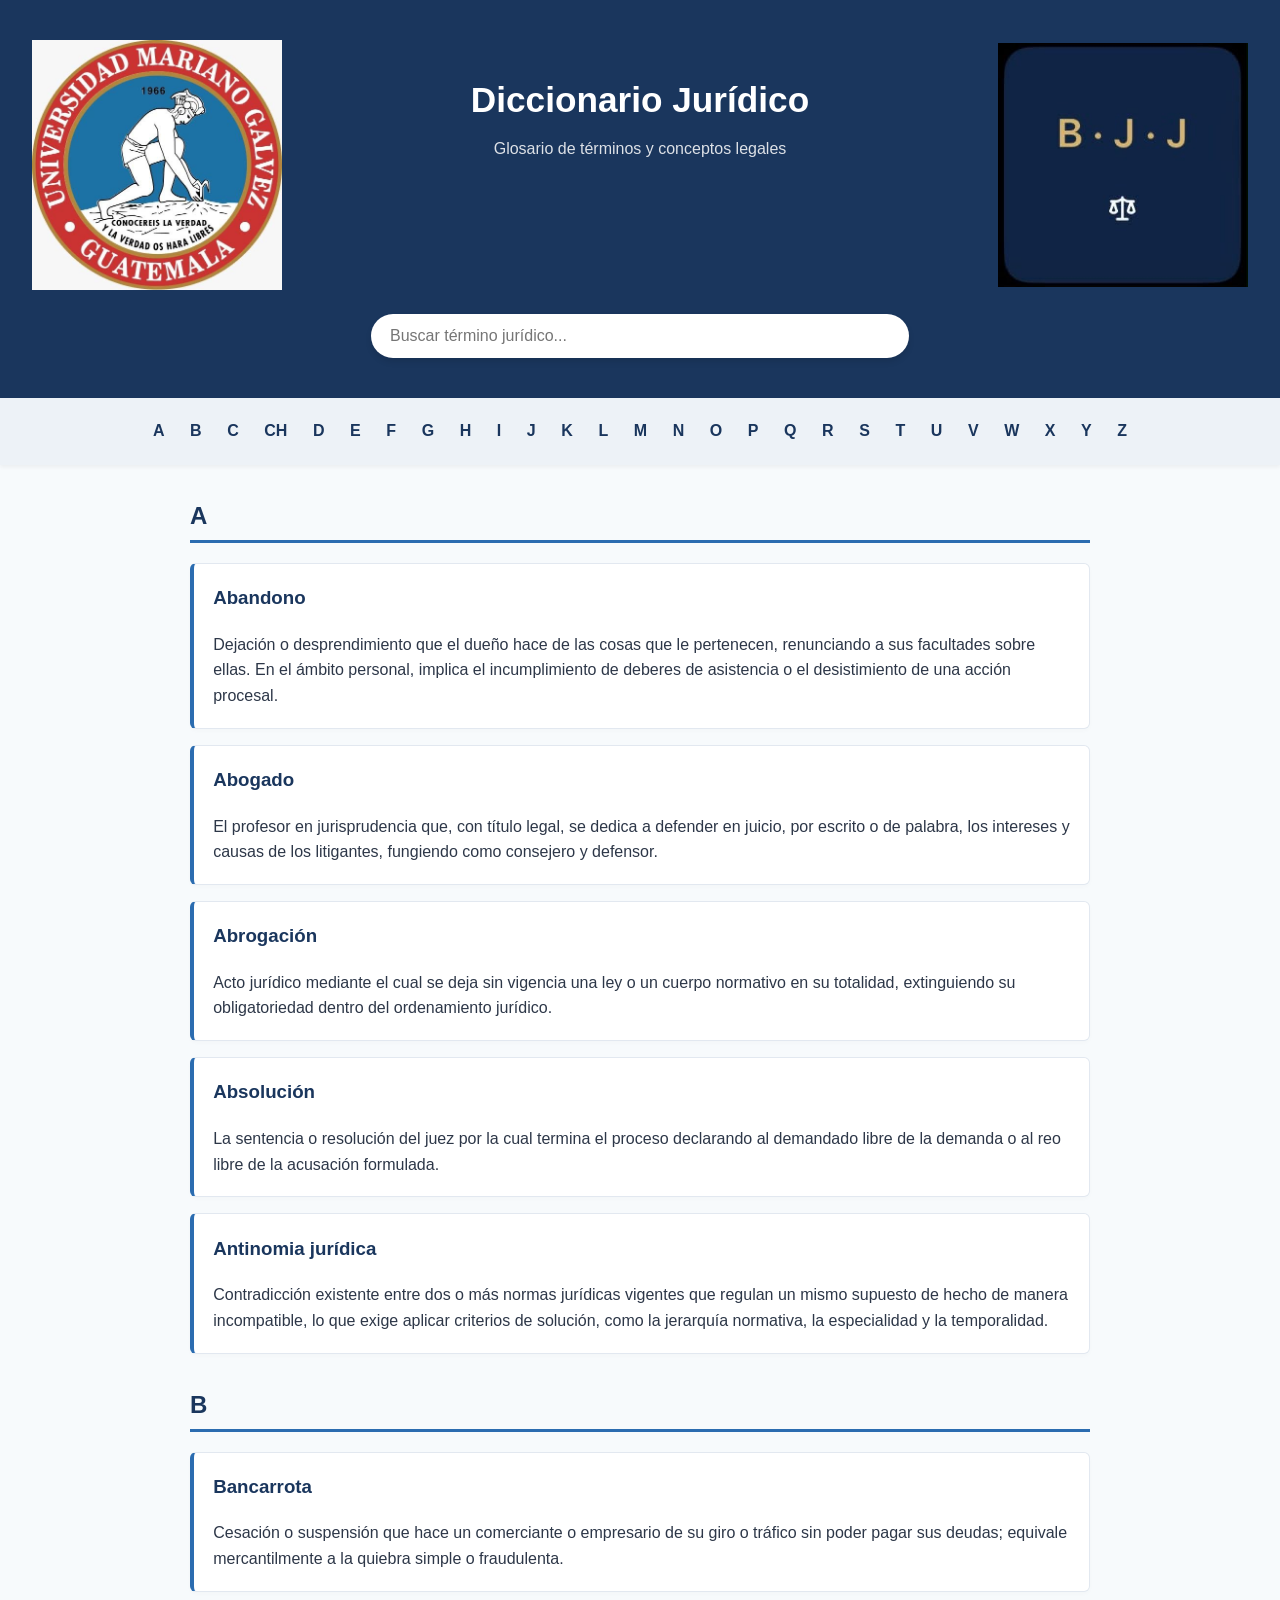
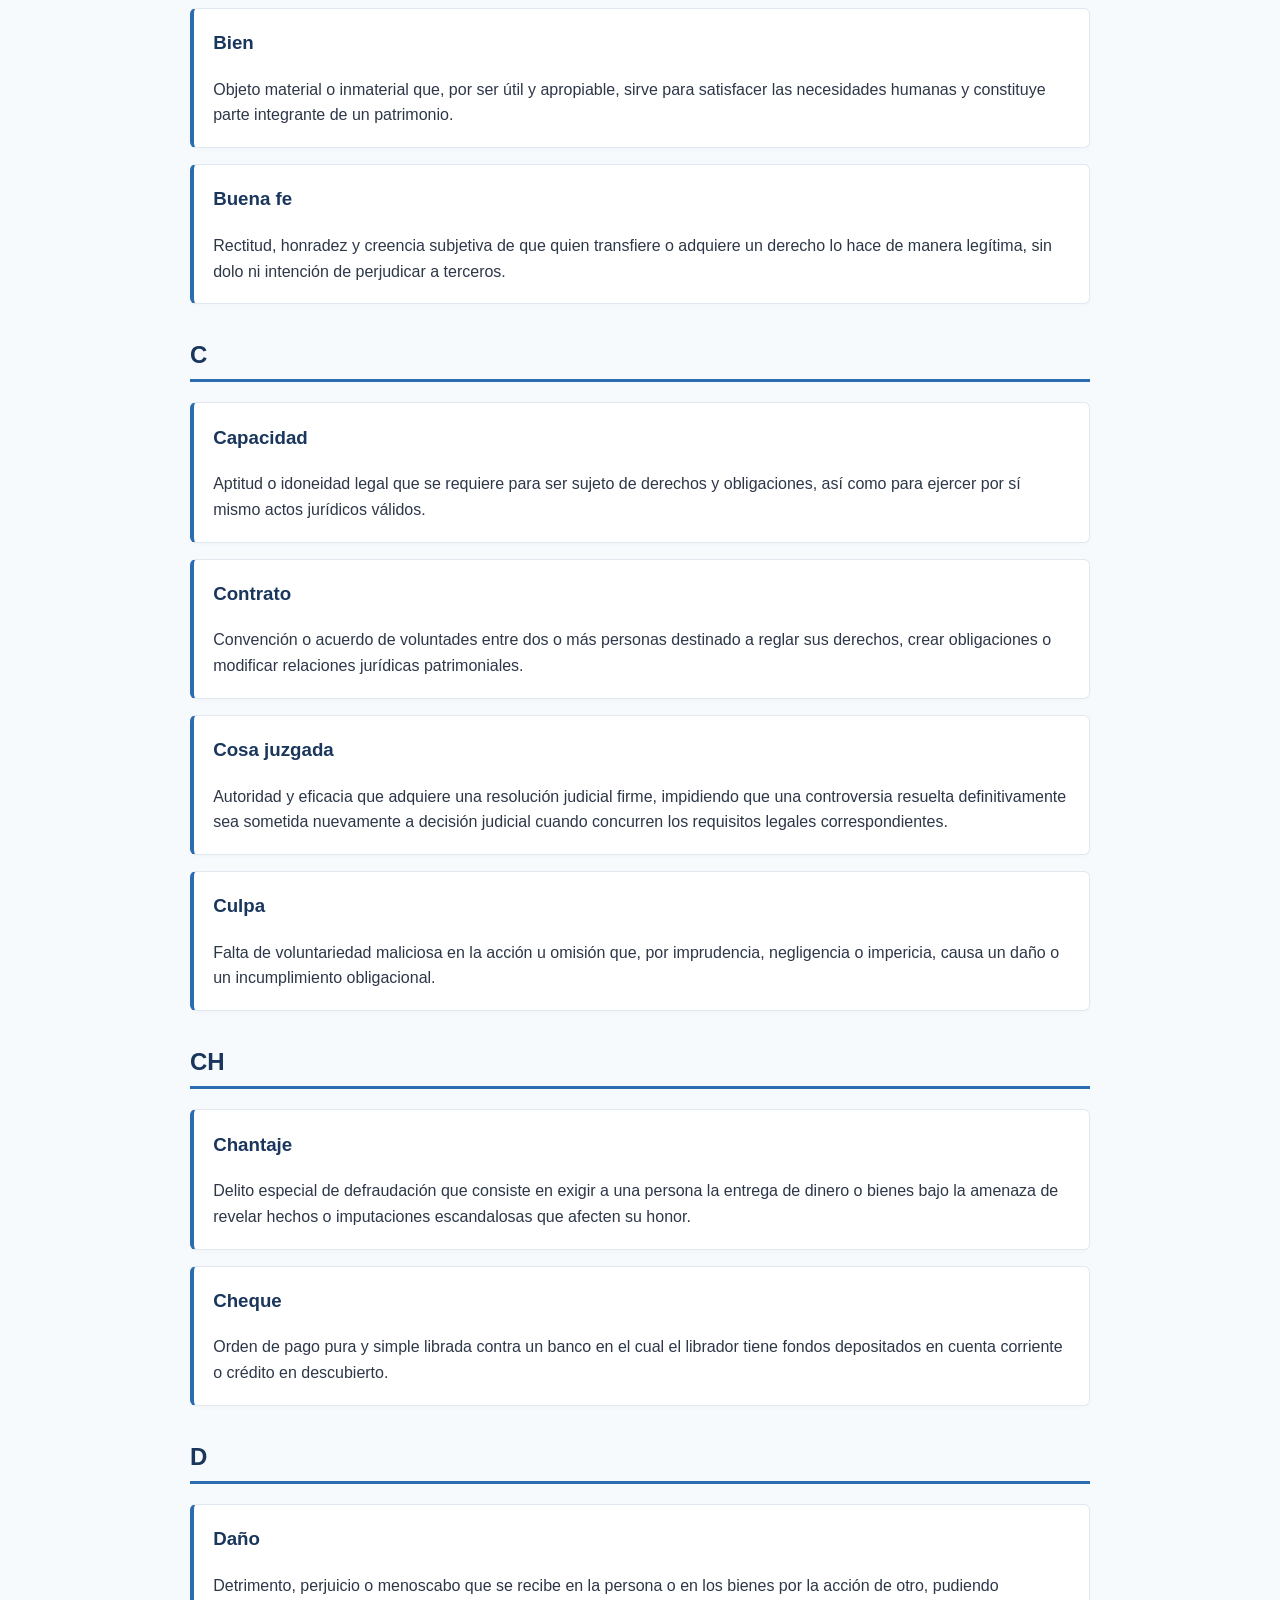
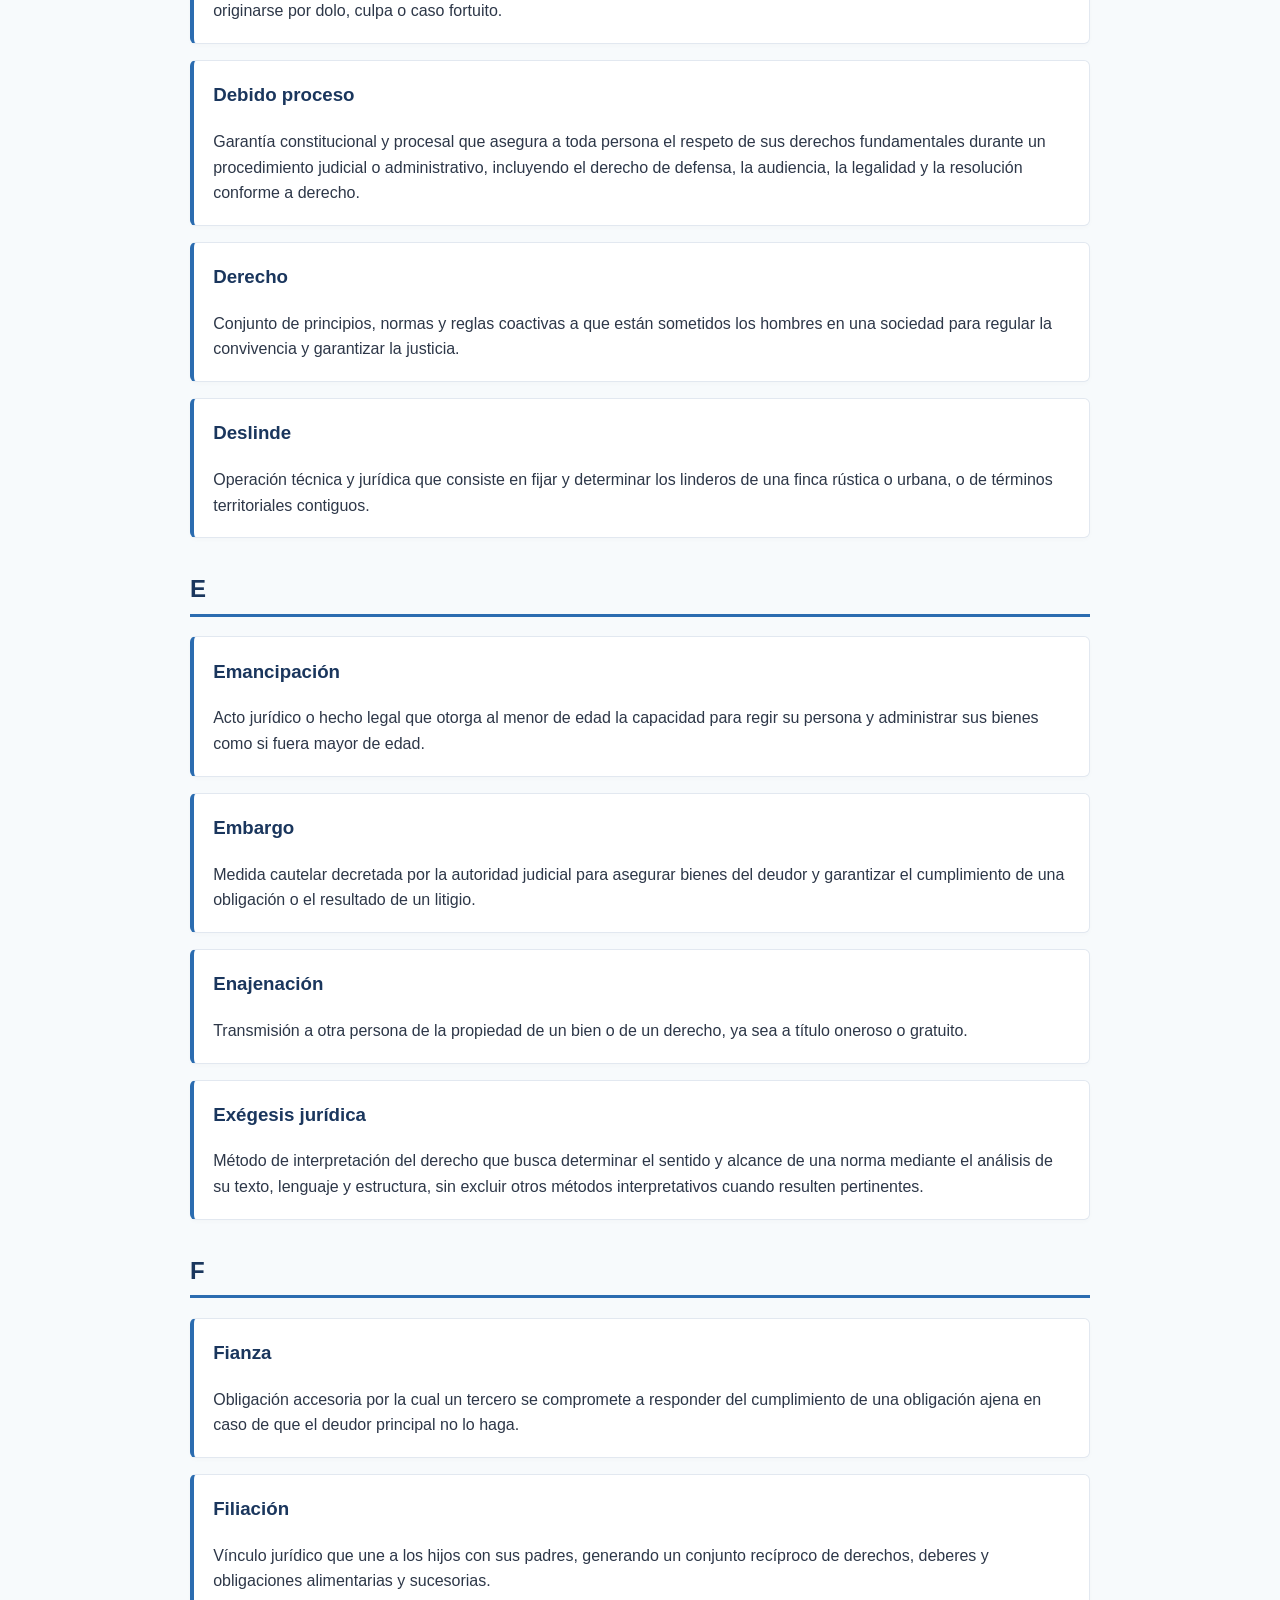
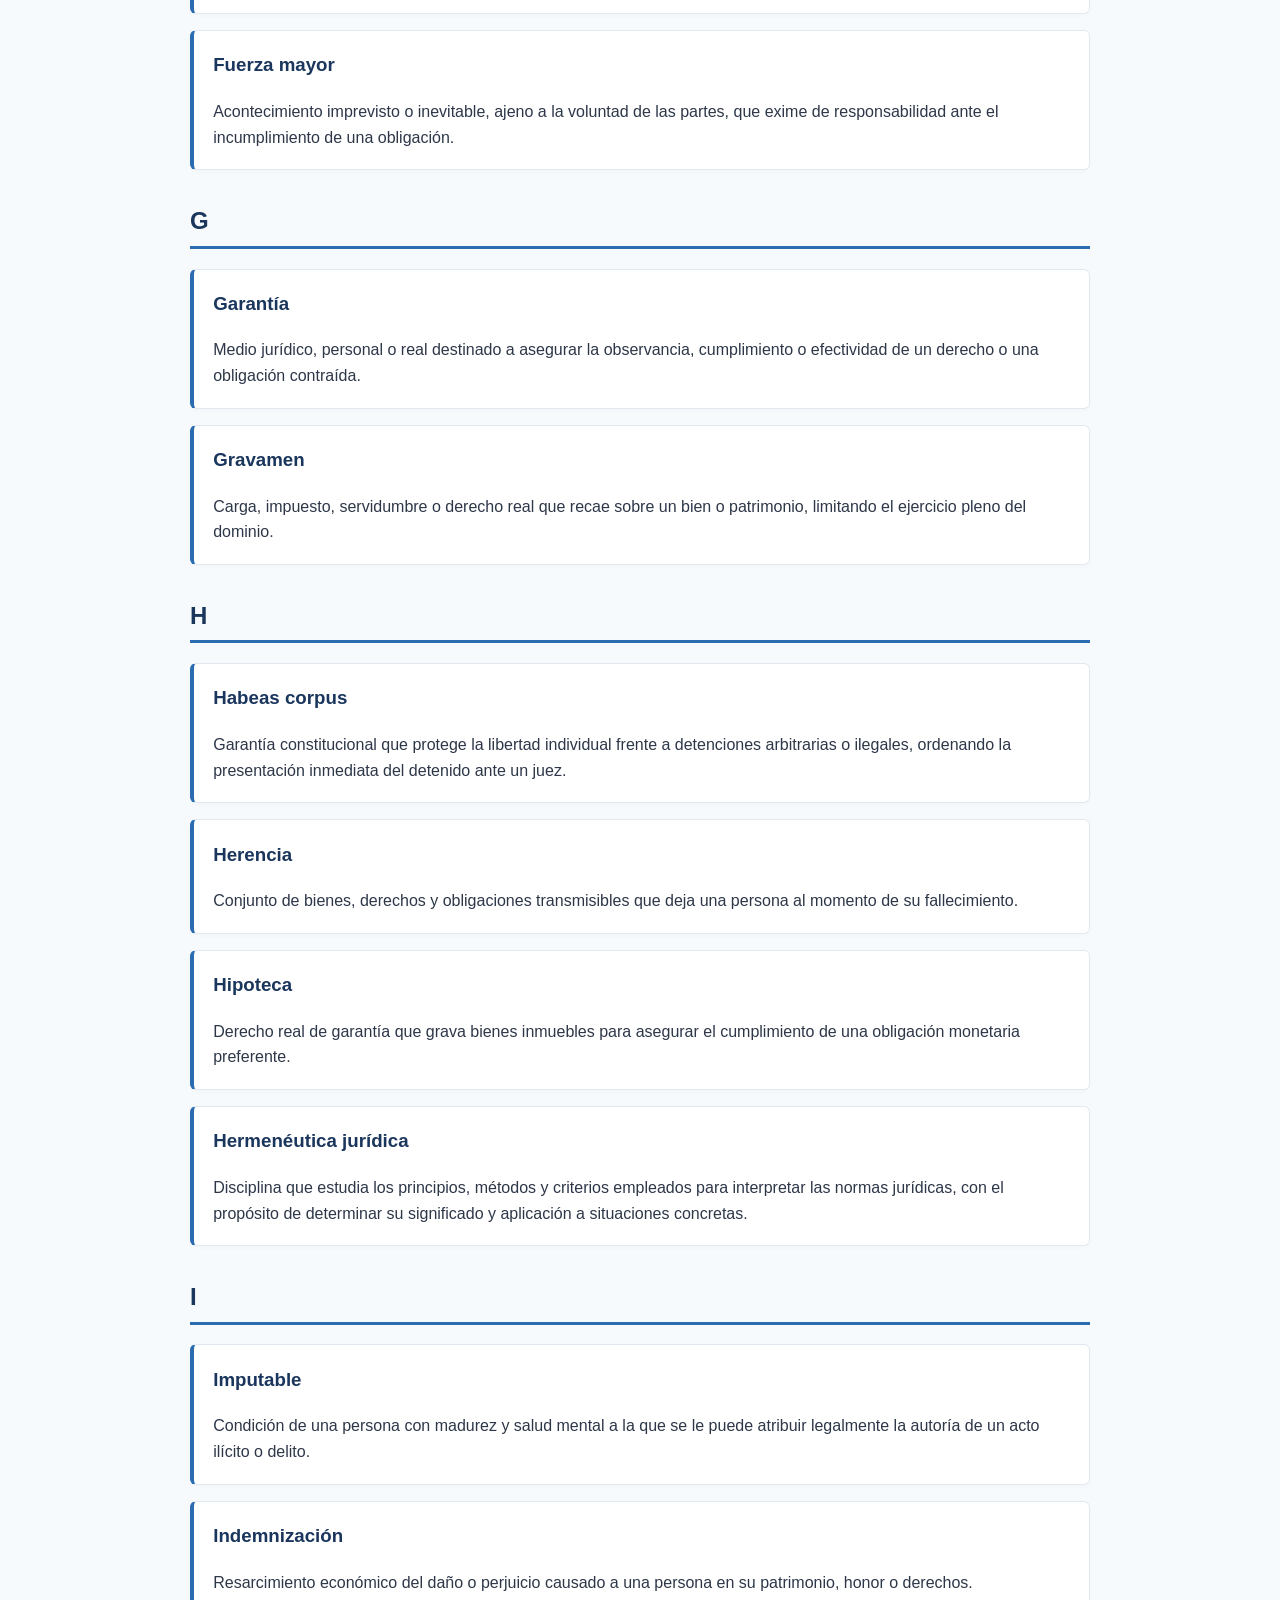
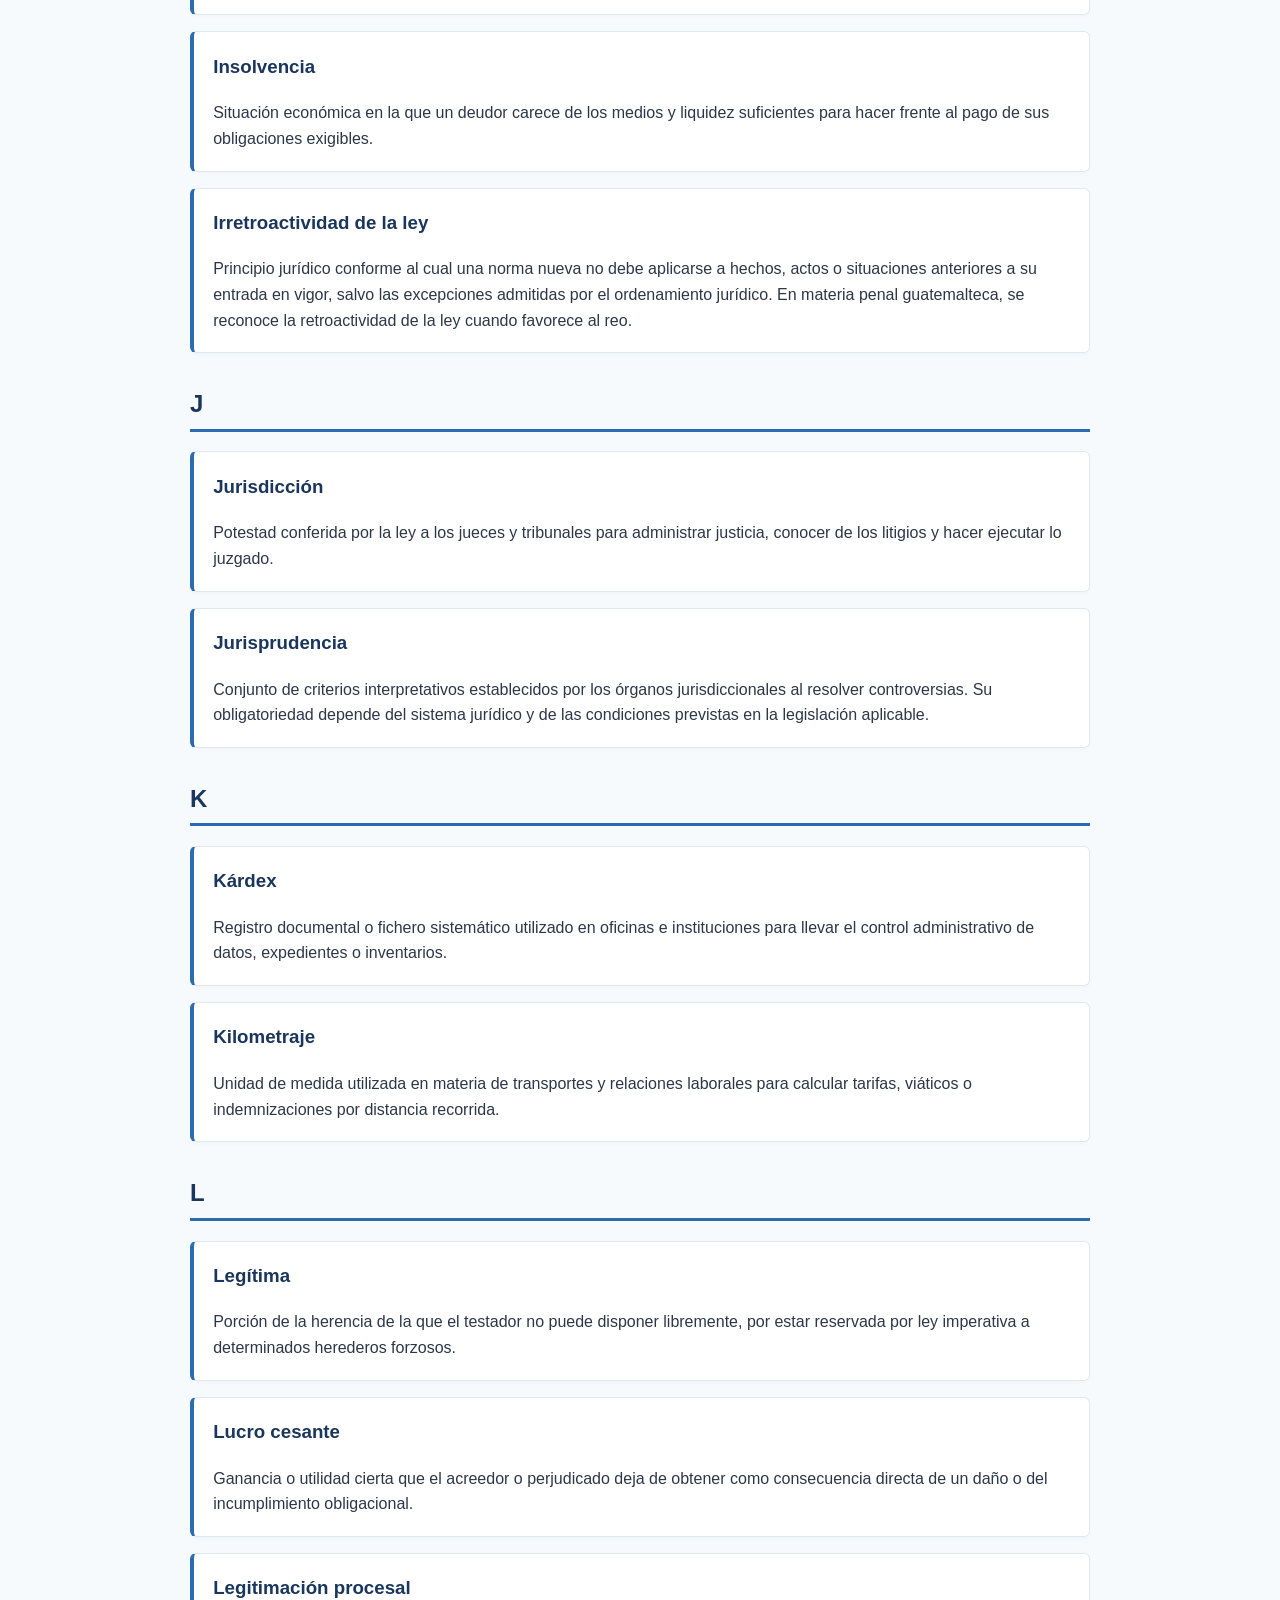
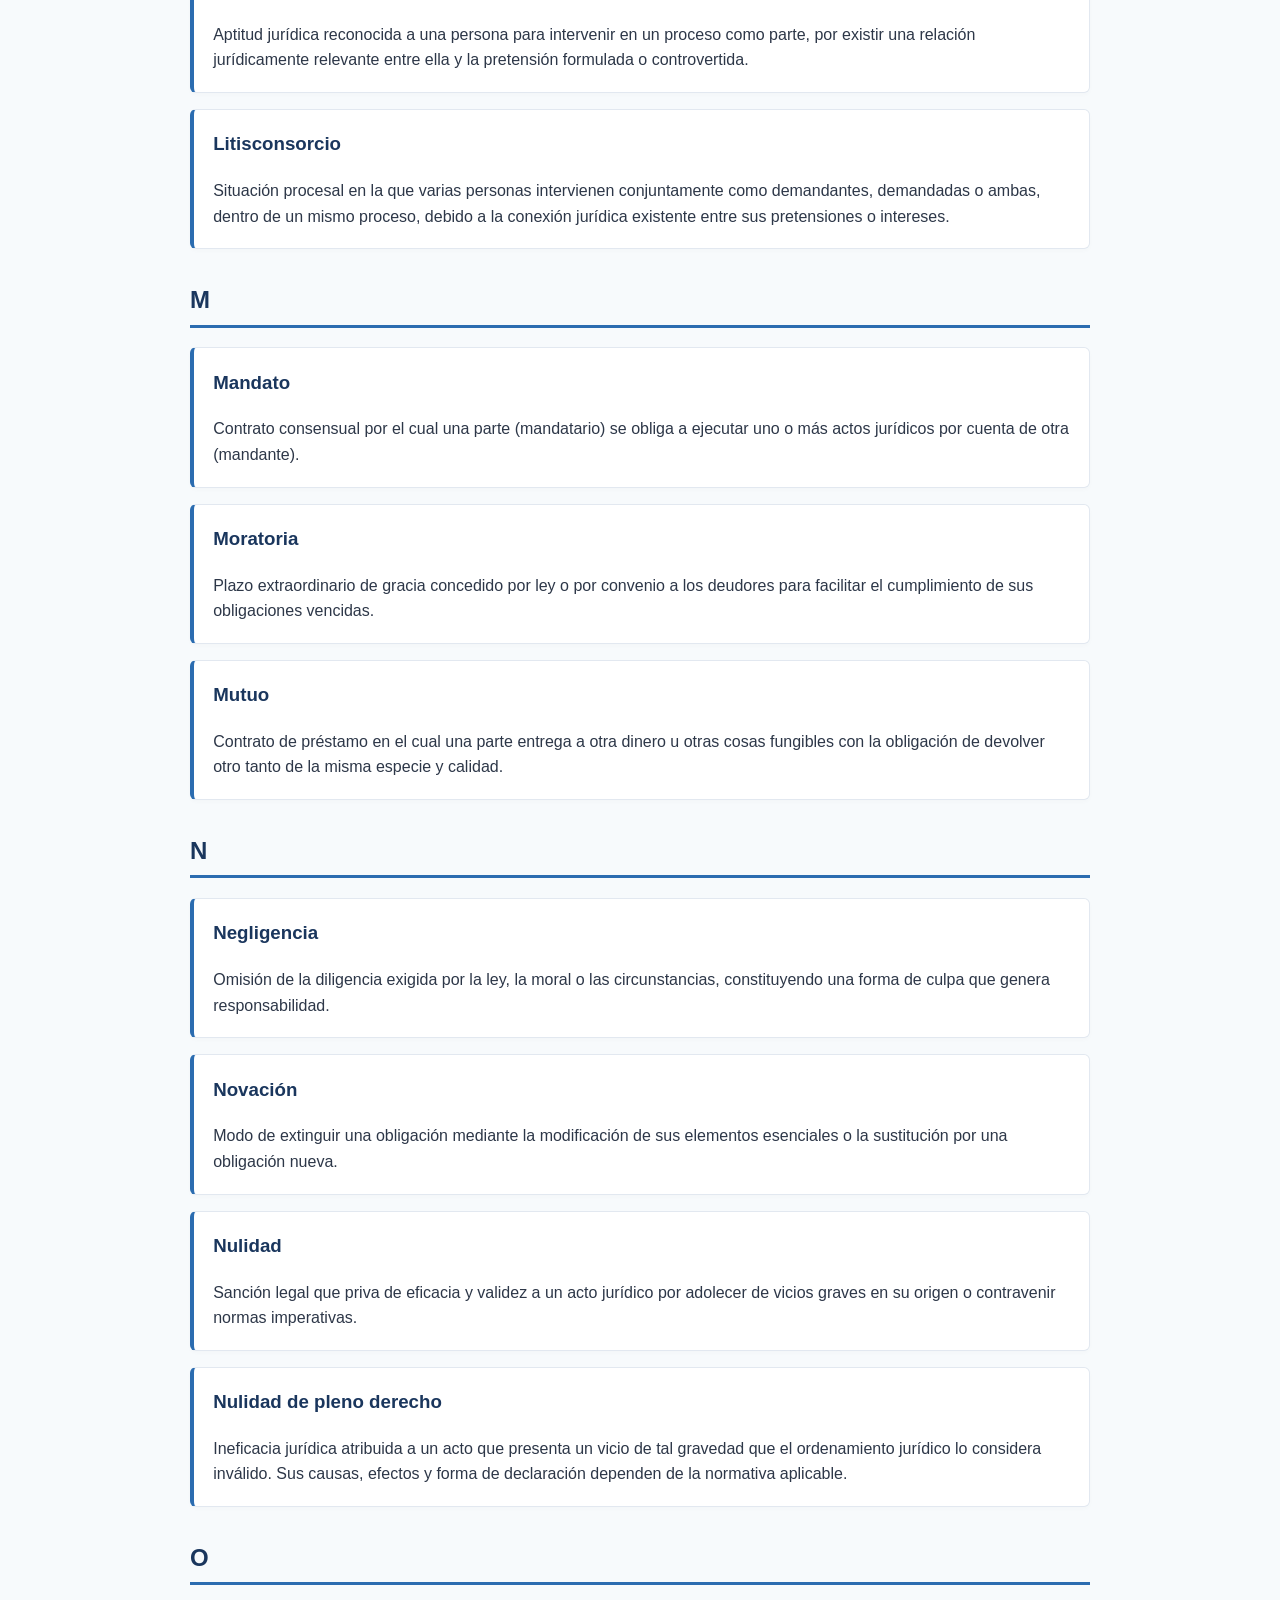
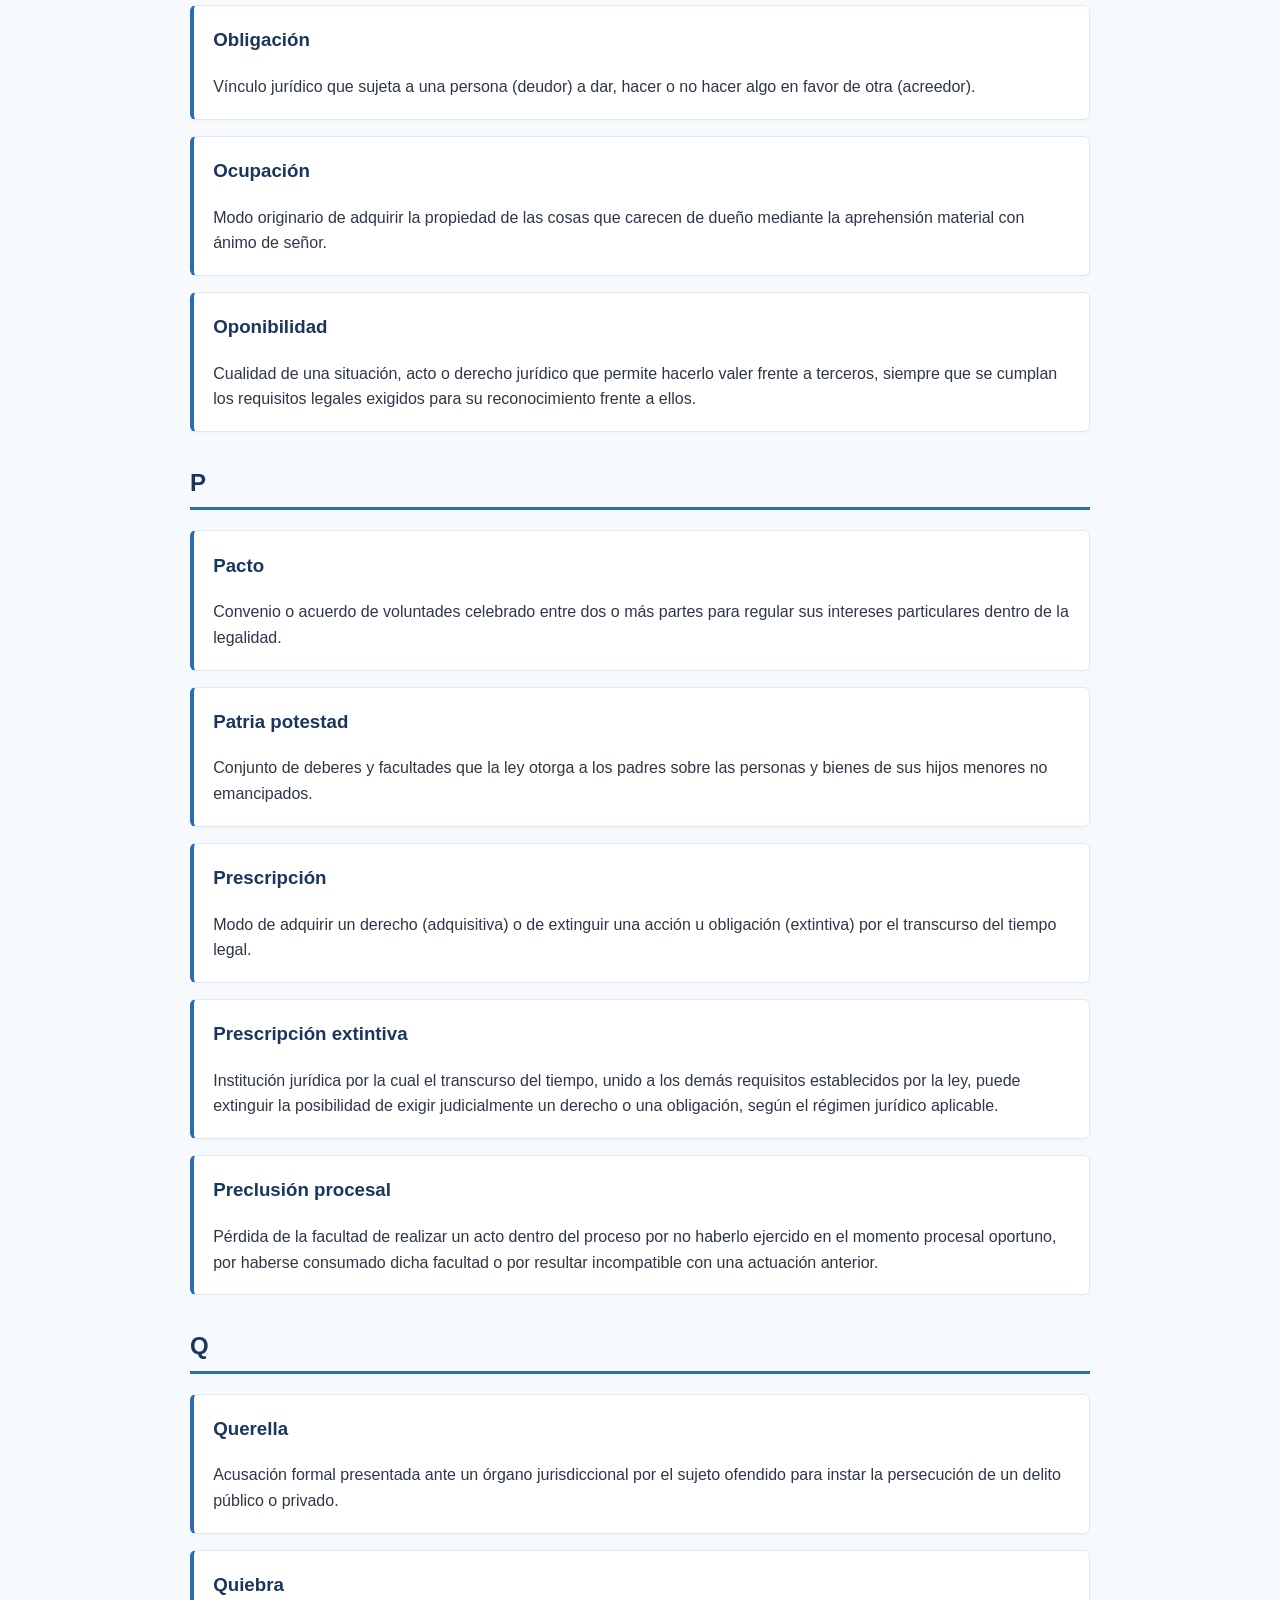
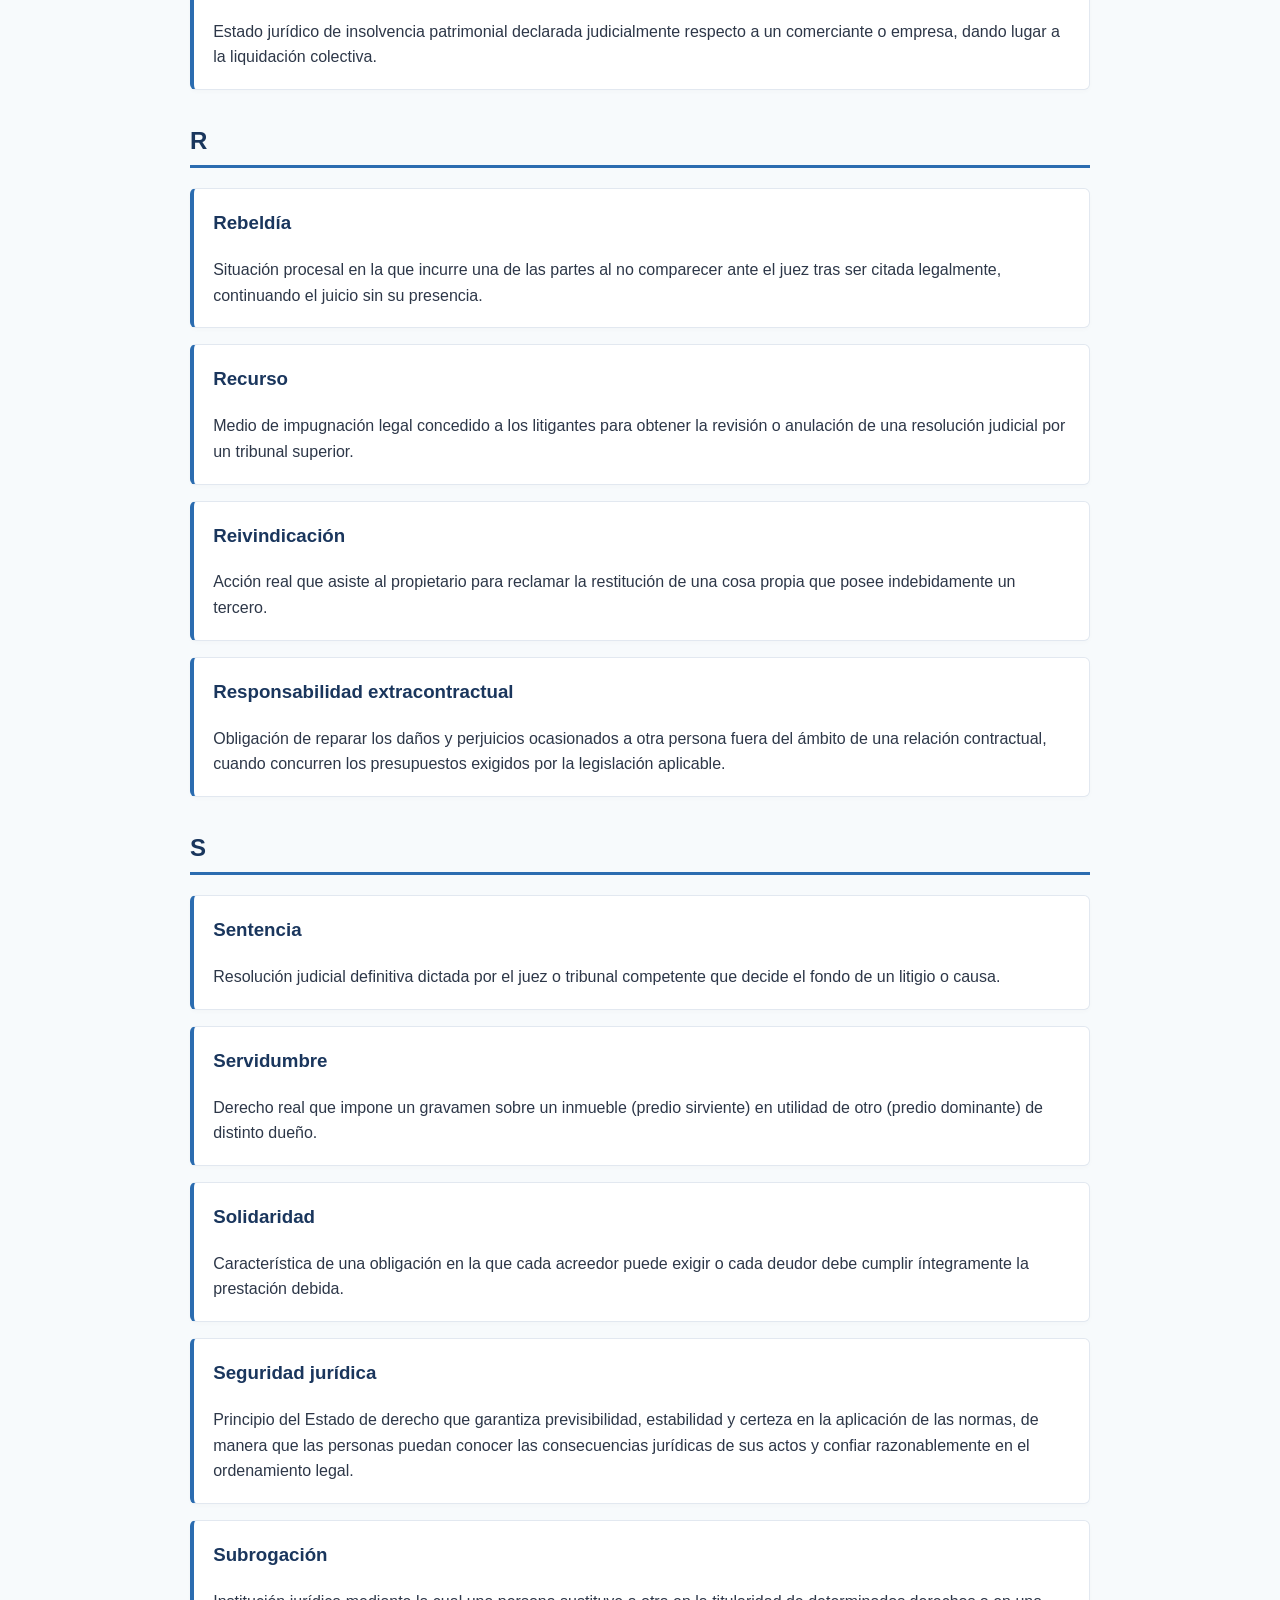
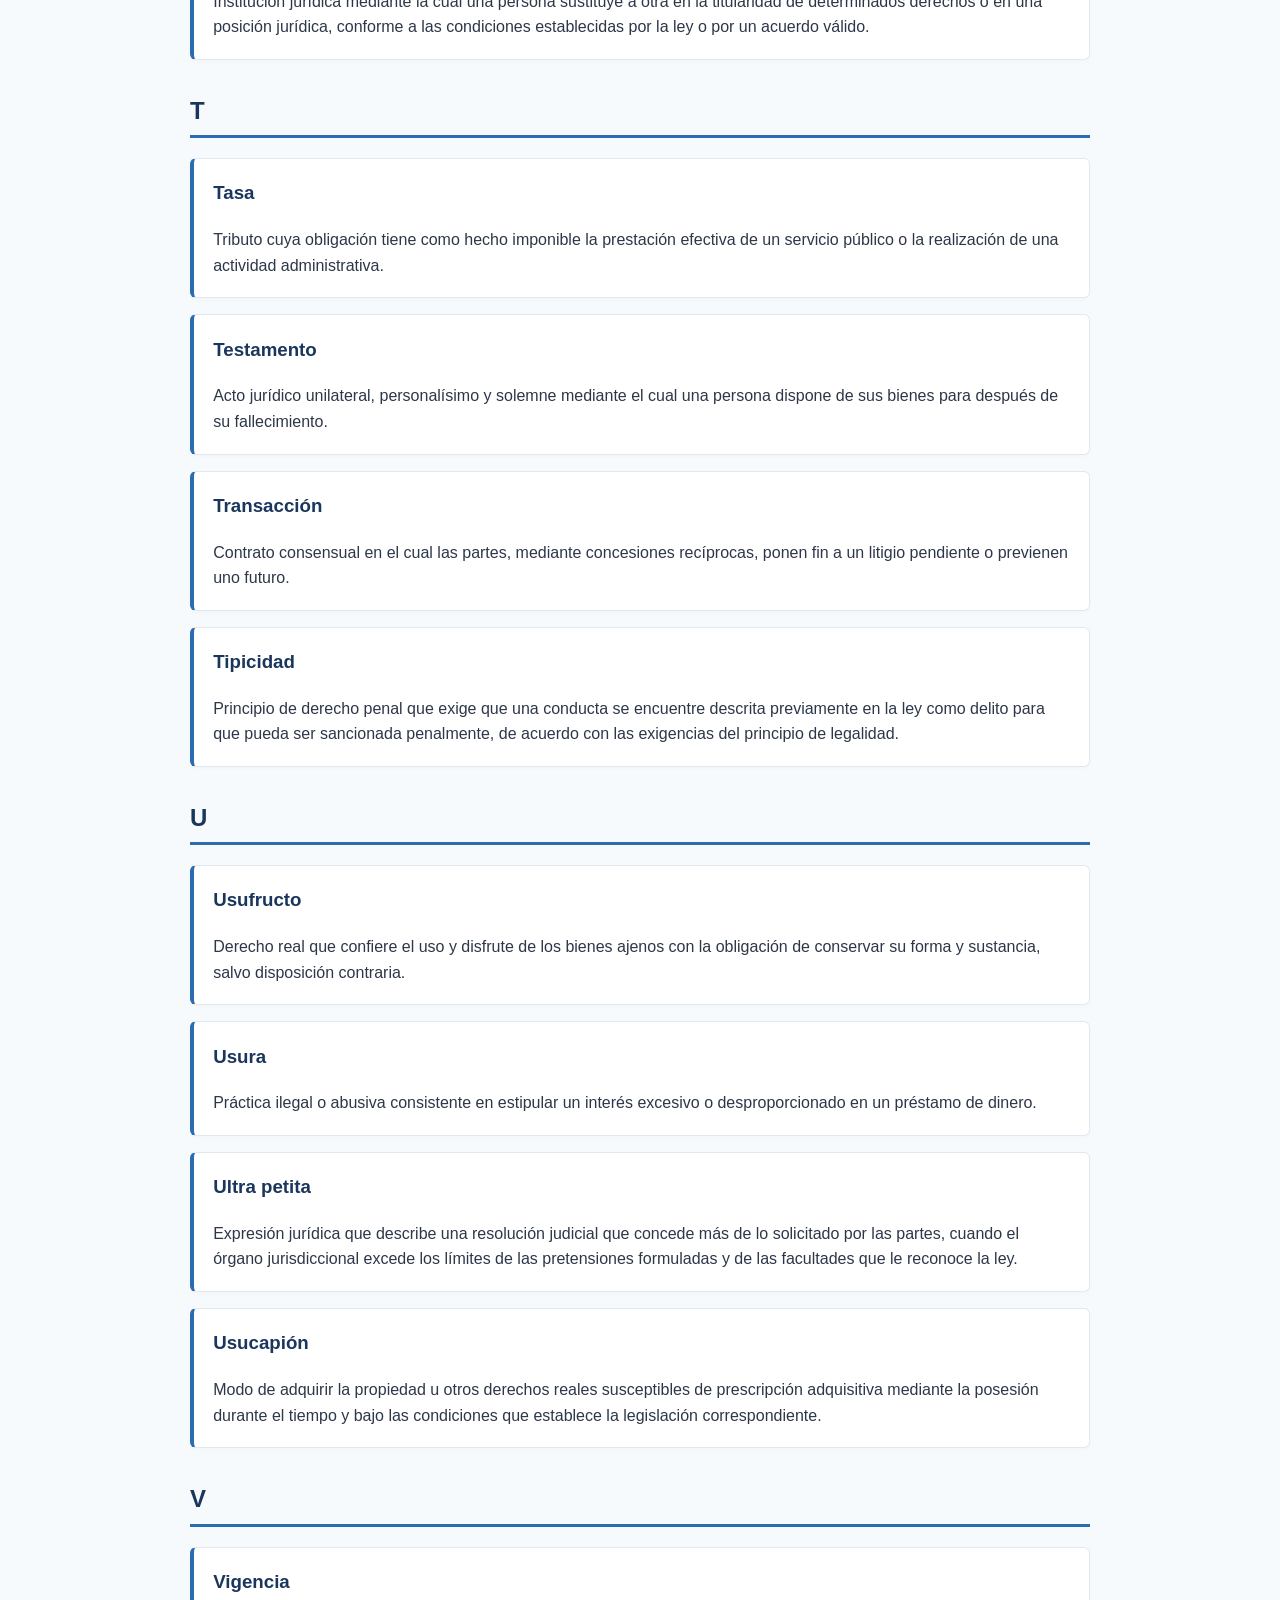
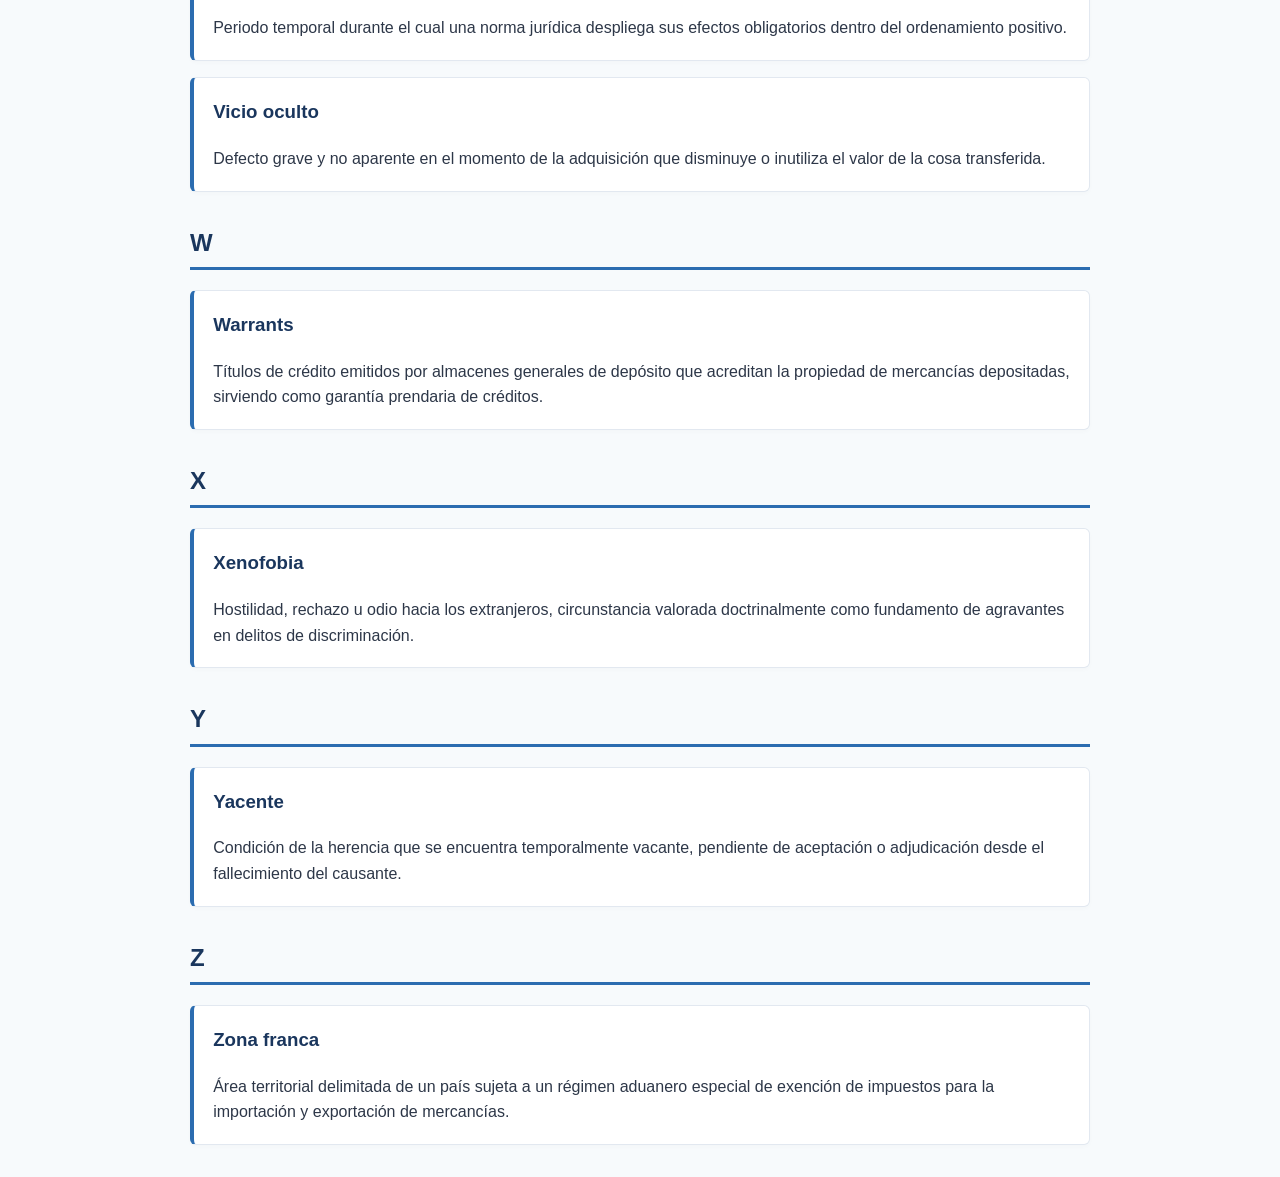
<file: index.html>
<!DOCTYPE html>
<html lang="es">
<head>
    <meta charset="UTF-8">
    <meta name="viewport" content="width=device-width, initial-scale=1.0">
    <title>Diccionario Jurídico Digital</title>
    <link rel="stylesheet" href="estilos.css">
</head>
<body>

    <header class="header">
    <div class="header-top">
        <img
            src="imagenes/imagen-izquierda.jpeg"
            alt="Imagen decorativa izquierda"
            class="header-image"
        >

        <div class="header-title">
            <h1>Diccionario Jurídico</h1>
            <p>Glosario de términos y conceptos legales</p>
        </div>

        <img
            src="imagenes/imagen-derecha.jpeg"
            alt="Imagen decorativa derecha"
            class="header-image"
        >
    </div>

    <div class="search-container">
        <input
            type="text"
            id="searchInput"
            onkeyup="buscarTermino()"
            placeholder="Buscar término jurídico..."
        >
    </div>
</header>

    <nav class="alphabet-nav">
        <a href="#A">A</a> <a href="#B">B</a> <a href="#C">C</a> <a href="#CH">CH</a>
        <a href="#D">D</a> <a href="#E">E</a> <a href="#F">F</a> <a href="#G">G</a>
        <a href="#H">H</a> <a href="#I">I</a> <a href="#J">J</a> <a href="#K">K</a>
        <a href="#L">L</a> <a href="#M">M</a> <a href="#N">N</a> <a href="#O">O</a>
        <a href="#P">P</a> <a href="#Q">Q</a> <a href="#R">R</a> <a href="#S">S</a>
        <a href="#T">T</a> <a href="#U">U</a> <a href="#V">V</a> <a href="#W">W</a>
        <a href="#X">X</a> <a href="#Y">Y</a> <a href="#Z">Z</a>
    </nav>

    <main class="container">
        
        <!-- SECCIÓN A -->
        <section id="A" class="letter-group">
            <h2 class="letter-title">A</h2>
            
           <article class="card">
                <h3>Abandono</h3>
                <p>Dejación o desprendimiento que el dueño hace de las cosas que le pertenecen, renunciando a sus facultades sobre ellas. En el ámbito personal, implica el incumplimiento de deberes de asistencia o el desistimiento de una acción procesal.</p>
            </article>

            <article class="card">
                <h3>Abogado</h3>
                <p>El profesor en jurisprudencia que, con título legal, se dedica a defender en juicio, por escrito o de palabra, los intereses y causas de los litigantes, fungiendo como consejero y defensor.</p>
            </article>

            <article class="card">
                <h3>Abrogación</h3>
                <p>Acto jurídico mediante el cual se deja sin vigencia una ley o un cuerpo normativo en su totalidad, extinguiendo su obligatoriedad dentro del ordenamiento jurídico.</p>
            </article>

            <article class="card">
                <h3>Absolución</h3>
                <p>La sentencia o resolución del juez por la cual termina el proceso declarando al demandado libre de la demanda o al reo libre de la acusación formulada.</p>
            </article>
            <article class="card">
                <h3>Antinomia jurídica</h3>
                <p>Contradicción existente entre dos o más normas jurídicas vigentes que regulan un mismo supuesto de hecho de manera incompatible, lo que exige aplicar criterios de solución, como la jerarquía normativa, la especialidad y la temporalidad.</p>
            </article>

        </section>

        <!-- SECCIÓN B -->
        <section id="B" class="letter-group">
            <h2 class="letter-title">B</h2>
            
            <article class="card">
                <h3>Bancarrota</h3>
                <p>Cesación o suspensión que hace un comerciante o empresario de su giro o tráfico sin poder pagar sus deudas; equivale mercantilmente a la quiebra simple o fraudulenta.</p>
            </article>

            <article class="card">
                <h3>Bien</h3>
                <p>Objeto material o inmaterial que, por ser útil y apropiable, sirve para satisfacer las necesidades humanas y constituye parte integrante de un patrimonio.</p>
            </article>

            <article class="card">
                <h3>Buena fe</h3>
                <p>Rectitud, honradez y creencia subjetiva de que quien transfiere o adquiere un derecho lo hace de manera legítima, sin dolo ni intención de perjudicar a terceros.</p>
            </article>
        </section>

        <!-- SECCIÓN C -->
        <section id="C" class="letter-group">
            <h2 class="letter-title">C</h2>
            
            <article class="card">
                <h3>Capacidad</h3>
                <p>Aptitud o idoneidad legal que se requiere para ser sujeto de derechos y obligaciones, así como para ejercer por sí mismo actos jurídicos válidos.</p>
            </article>

            <article class="card">
                <h3>Contrato</h3>
                <p>Convención o acuerdo de voluntades entre dos o más personas destinado a reglar sus derechos, crear obligaciones o modificar relaciones jurídicas patrimoniales.</p>
            </article>

            <article class="card">
                <h3>Cosa juzgada</h3>
                <p>Autoridad y eficacia que adquiere una resolución judicial firme, impidiendo que una controversia resuelta definitivamente sea sometida nuevamente a decisión judicial cuando concurren los requisitos legales correspondientes.</p>
            </article>

            <article class="card">
                <h3>Culpa</h3>
                <p>Falta de voluntariedad maliciosa en la acción u omisión que, por imprudencia, negligencia o impericia, causa un daño o un incumplimiento obligacional.</p>
            </article>
        </section>

        <!-- SECCIÓN CH -->
        <section id="CH" class="letter-group">
            <h2 class="letter-title">CH</h2>

            <article class="card">
                <h3>Chantaje</h3>
                <p>Delito especial de defraudación que consiste en exigir a una persona la entrega de dinero o bienes bajo la amenaza de revelar hechos o imputaciones escandalosas que afecten su honor.</p>
            </article>

            <article class="card">
                <h3>Cheque</h3>
                <p>Orden de pago pura y simple librada contra un banco en el cual el librador tiene fondos depositados en cuenta corriente o crédito en descubierto.</p>
            </article>

        </section>

        <!-- SECCIÓN D -->
        <section id="D" class="letter-group">
            <h2 class="letter-title">D</h2>

            <article class="card">
                <h3>Daño</h3>
                <p>Detrimento, perjuicio o menoscabo que se recibe en la persona o en los bienes por la acción de otro, pudiendo originarse por dolo, culpa o caso fortuito.</p>
            </article>

            <article class="card">
                <h3>Debido proceso</h3>
                <p>Garantía constitucional y procesal que asegura a toda persona el respeto de sus derechos fundamentales durante un procedimiento judicial o administrativo, incluyendo el derecho de defensa, la audiencia, la legalidad y la resolución conforme a derecho.</p>
            </article>

            <article class="card">
                <h3>Derecho</h3>
                <p>Conjunto de principios, normas y reglas coactivas a que están sometidos los hombres en una sociedad para regular la convivencia y garantizar la justicia.</p>
            </article>

            <article class="card">
                <h3>Deslinde</h3>
                <p>Operación técnica y jurídica que consiste en fijar y determinar los linderos de una finca rústica o urbana, o de términos territoriales contiguos.</p>
            </article>

        </section>

        <!-- SECCIÓN E -->
        <section id="E" class="letter-group">
            <h2 class="letter-title">E</h2>

            <article class="card">
                <h3>Emancipación</h3>
                <p>Acto jurídico o hecho legal que otorga al menor de edad la capacidad para regir su persona y administrar sus bienes como si fuera mayor de edad.</p>
            </article>

            <article class="card">
                <h3>Embargo</h3>
                <p>Medida cautelar decretada por la autoridad judicial para asegurar bienes del deudor y garantizar el cumplimiento de una obligación o el resultado de un litigio.</p>
            </article>

            <article class="card">
                <h3>Enajenación</h3>
                <p>Transmisión a otra persona de la propiedad de un bien o de un derecho, ya sea a título oneroso o gratuito.</p>
            </article>

            <article class="card">
                <h3>Exégesis jurídica</h3>
                <p>Método de interpretación del derecho que busca determinar el sentido y alcance de una norma mediante el análisis de su texto, lenguaje y estructura, sin excluir otros métodos interpretativos cuando resulten pertinentes.</p>
            </article>

        </section>

        <!-- SECCIÓN F -->
        <section id="F" class="letter-group">
            <h2 class="letter-title">F</h2>

            <article class="card">
                <h3>Fianza</h3>
                <p>Obligación accesoria por la cual un tercero se compromete a responder del cumplimiento de una obligación ajena en caso de que el deudor principal no lo haga.</p>
            </article>

            <article class="card">
                <h3>Filiación</h3>
                <p>Vínculo jurídico que une a los hijos con sus padres, generando un conjunto recíproco de derechos, deberes y obligaciones alimentarias y sucesorias.</p>
            </article>

            <article class="card">
                <h3>Fuerza mayor</h3>
                <p>Acontecimiento imprevisto o inevitable, ajeno a la voluntad de las partes, que exime de responsabilidad ante el incumplimiento de una obligación.</p>
            </article>

        </section>

        <!-- SECCIÓN G -->
        <section id="G" class="letter-group">
            <h2 class="letter-title">G</h2>

            <article class="card">
                <h3>Garantía</h3>
                <p>Medio jurídico, personal o real destinado a asegurar la observancia, cumplimiento o efectividad de un derecho o una obligación contraída.</p>
            </article>

            <article class="card">
                <h3>Gravamen</h3>
                <p>Carga, impuesto, servidumbre o derecho real que recae sobre un bien o patrimonio, limitando el ejercicio pleno del dominio.</p>
            </article>

        </section>

        <!-- SECCIÓN H -->
        <section id="H" class="letter-group">
            <h2 class="letter-title">H</h2>

            <article class="card">
                <h3>Habeas corpus</h3>
                <p>Garantía constitucional que protege la libertad individual frente a detenciones arbitrarias o ilegales, ordenando la presentación inmediata del detenido ante un juez.</p>
            </article>

            <article class="card">
                <h3>Herencia</h3>
                <p>Conjunto de bienes, derechos y obligaciones transmisibles que deja una persona al momento de su fallecimiento.</p>
            </article>

            <article class="card">
                <h3>Hipoteca</h3>
                <p>Derecho real de garantía que grava bienes inmuebles para asegurar el cumplimiento de una obligación monetaria preferente.</p>
            </article>

            <article class="card">
                <h3>Hermenéutica jurídica</h3>
                <p>Disciplina que estudia los principios, métodos y criterios empleados para interpretar las normas jurídicas, con el propósito de determinar su significado y aplicación a situaciones concretas.</p>
            </article>

        </section>

        <!-- SECCIÓN I -->
        <section id="I" class="letter-group">
            <h2 class="letter-title">I</h2>

            <article class="card">
                <h3>Imputable</h3>
                <p>Condición de una persona con madurez y salud mental a la que se le puede atribuir legalmente la autoría de un acto ilícito o delito.</p>
            </article>

            <article class="card">
                <h3>Indemnización</h3>
                <p>Resarcimiento económico del daño o perjuicio causado a una persona en su patrimonio, honor o derechos.</p>
            </article>

            <article class="card">
                <h3>Insolvencia</h3>
                <p>Situación económica en la que un deudor carece de los medios y liquidez suficientes para hacer frente al pago de sus obligaciones exigibles.</p>
            </article>

            <article class="card">
                <h3>Irretroactividad de la ley</h3>
                <p>Principio jurídico conforme al cual una norma nueva no debe aplicarse a hechos, actos o situaciones anteriores a su entrada en vigor, salvo las excepciones admitidas por el ordenamiento jurídico. En materia penal guatemalteca, se reconoce la retroactividad de la ley cuando favorece al reo.</p>
            </article>

        </section>

        <!-- SECCIÓN J -->
        <section id="J" class="letter-group">
            <h2 class="letter-title">J</h2>

            <article class="card">
                <h3>Jurisdicción</h3>
                <p>Potestad conferida por la ley a los jueces y tribunales para administrar justicia, conocer de los litigios y hacer ejecutar lo juzgado.</p>
            </article>

            <article class="card">
                <h3>Jurisprudencia</h3>
                <p>Conjunto de criterios interpretativos establecidos por los órganos jurisdiccionales al resolver controversias. Su obligatoriedad depende del sistema jurídico y de las condiciones previstas en la legislación aplicable.</p>
            </article>

        </section>

        <!-- SECCIÓN K -->
        <section id="K" class="letter-group">
            <h2 class="letter-title">K</h2>

            <article class="card">
                <h3>Kárdex</h3>
                <p>Registro documental o fichero sistemático utilizado en oficinas e instituciones para llevar el control administrativo de datos, expedientes o inventarios.</p>
            </article>

            <article class="card">
                <h3>Kilometraje</h3>
                <p>Unidad de medida utilizada en materia de transportes y relaciones laborales para calcular tarifas, viáticos o indemnizaciones por distancia recorrida.</p>
            </article>

        </section>

        <!-- SECCIÓN L -->
        <section id="L" class="letter-group">
            <h2 class="letter-title">L</h2>

            <article class="card">
                <h3>Legítima</h3>
                <p>Porción de la herencia de la que el testador no puede disponer libremente, por estar reservada por ley imperativa a determinados herederos forzosos.</p>
            </article>

            <article class="card">
                <h3>Lucro cesante</h3>
                <p>Ganancia o utilidad cierta que el acreedor o perjudicado deja de obtener como consecuencia directa de un daño o del incumplimiento obligacional.</p>
            </article>

            <article class="card">
                <h3>Legitimación procesal</h3>
                <p>Aptitud jurídica reconocida a una persona para intervenir en un proceso como parte, por existir una relación jurídicamente relevante entre ella y la pretensión formulada o controvertida.</p>
            </article>

            <article class="card">
                <h3>Litisconsorcio</h3>
                <p>Situación procesal en la que varias personas intervienen conjuntamente como demandantes, demandadas o ambas, dentro de un mismo proceso, debido a la conexión jurídica existente entre sus pretensiones o intereses.</p>
            </article>

        </section>

        <!-- SECCIÓN M -->
        <section id="M" class="letter-group">
            <h2 class="letter-title">M</h2>

            <article class="card">
                <h3>Mandato</h3>
                <p>Contrato consensual por el cual una parte (mandatario) se obliga a ejecutar uno o más actos jurídicos por cuenta de otra (mandante).</p>
            </article>

            <article class="card">
                <h3>Moratoria</h3>
                <p>Plazo extraordinario de gracia concedido por ley o por convenio a los deudores para facilitar el cumplimiento de sus obligaciones vencidas.</p>
            </article>

            <article class="card">
                <h3>Mutuo</h3>
                <p>Contrato de préstamo en el cual una parte entrega a otra dinero u otras cosas fungibles con la obligación de devolver otro tanto de la misma especie y calidad.</p>
            </article>

        </section>

        <!-- SECCIÓN N -->
        <section id="N" class="letter-group">
            <h2 class="letter-title">N</h2>

            <article class="card">
                <h3>Negligencia</h3>
                <p>Omisión de la diligencia exigida por la ley, la moral o las circunstancias, constituyendo una forma de culpa que genera responsabilidad.</p>
            </article>

            <article class="card">
                <h3>Novación</h3>
                <p>Modo de extinguir una obligación mediante la modificación de sus elementos esenciales o la sustitución por una obligación nueva.</p>
            </article>

            <article class="card">
                <h3>Nulidad</h3>
                <p>Sanción legal que priva de eficacia y validez a un acto jurídico por adolecer de vicios graves en su origen o contravenir normas imperativas.</p>
            </article>

            <article class="card">
                <h3>Nulidad de pleno derecho</h3>
                <p>Ineficacia jurídica atribuida a un acto que presenta un vicio de tal gravedad que el ordenamiento jurídico lo considera inválido. Sus causas, efectos y forma de declaración dependen de la normativa aplicable.</p>
            </article>

        </section>

        <!-- SECCIÓN O -->
        <section id="O" class="letter-group">
            <h2 class="letter-title">O</h2>

            <article class="card">
                <h3>Obligación</h3>
                <p>Vínculo jurídico que sujeta a una persona (deudor) a dar, hacer o no hacer algo en favor de otra (acreedor).</p>
            </article>

            <article class="card">
                <h3>Ocupación</h3>
                <p>Modo originario de adquirir la propiedad de las cosas que carecen de dueño mediante la aprehensión material con ánimo de señor.</p>
            </article>

            <article class="card">
                <h3>Oponibilidad</h3>
                <p>Cualidad de una situación, acto o derecho jurídico que permite hacerlo valer frente a terceros, siempre que se cumplan los requisitos legales exigidos para su reconocimiento frente a ellos.</p>
            </article>

        </section>

        <!-- SECCIÓN P -->
        <section id="P" class="letter-group">
            <h2 class="letter-title">P</h2>

            <article class="card">
                <h3>Pacto</h3>
                <p>Convenio o acuerdo de voluntades celebrado entre dos o más partes para regular sus intereses particulares dentro de la legalidad.</p>
            </article>

            <article class="card">
                <h3>Patria potestad</h3>
                <p>Conjunto de deberes y facultades que la ley otorga a los padres sobre las personas y bienes de sus hijos menores no emancipados.</p>
            </article>

            <article class="card">
                <h3>Prescripción</h3>
                <p>Modo de adquirir un derecho (adquisitiva) o de extinguir una acción u obligación (extintiva) por el transcurso del tiempo legal.</p>
            </article>

            <article class="card">
                <h3>Prescripción extintiva</h3>
                <p>Institución jurídica por la cual el transcurso del tiempo, unido a los demás requisitos establecidos por la ley, puede extinguir la posibilidad de exigir judicialmente un derecho o una obligación, según el régimen jurídico aplicable.</p>
            </article>

            <article class="card">
                <h3>Preclusión procesal</h3>
                <p>Pérdida de la facultad de realizar un acto dentro del proceso por no haberlo ejercido en el momento procesal oportuno, por haberse consumado dicha facultad o por resultar incompatible con una actuación anterior.</p>
            </article>

        </section>

        <!-- SECCIÓN Q -->
        <section id="Q" class="letter-group">
            <h2 class="letter-title">Q</h2>

            <article class="card">
                <h3>Querella</h3>
                <p>Acusación formal presentada ante un órgano jurisdiccional por el sujeto ofendido para instar la persecución de un delito público o privado.</p>
            </article>

            <article class="card">
                <h3>Quiebra</h3>
                <p>Estado jurídico de insolvencia patrimonial declarada judicialmente respecto a un comerciante o empresa, dando lugar a la liquidación colectiva.</p>
            </article>

        </section>

        <!-- SECCIÓN R -->
        <section id="R" class="letter-group">
            <h2 class="letter-title">R</h2>

            <article class="card">
                <h3>Rebeldía</h3>
                <p>Situación procesal en la que incurre una de las partes al no comparecer ante el juez tras ser citada legalmente, continuando el juicio sin su presencia.</p>
            </article>

            <article class="card">
                <h3>Recurso</h3>
                <p>Medio de impugnación legal concedido a los litigantes para obtener la revisión o anulación de una resolución judicial por un tribunal superior.</p>
            </article>

            <article class="card">
                <h3>Reivindicación</h3>
                <p>Acción real que asiste al propietario para reclamar la restitución de una cosa propia que posee indebidamente un tercero.</p>
            </article>

            <article class="card">
                <h3>Responsabilidad extracontractual</h3>
                <p>Obligación de reparar los daños y perjuicios ocasionados a otra persona fuera del ámbito de una relación contractual, cuando concurren los presupuestos exigidos por la legislación aplicable.</p>
            </article>

        </section>

        <!-- SECCIÓN S -->
        <section id="S" class="letter-group">
            <h2 class="letter-title">S</h2>

            <article class="card">
                <h3>Sentencia</h3>
                <p>Resolución judicial definitiva dictada por el juez o tribunal competente que decide el fondo de un litigio o causa.</p>
            </article>

            <article class="card">
                <h3>Servidumbre</h3>
                <p>Derecho real que impone un gravamen sobre un inmueble (predio sirviente) en utilidad de otro (predio dominante) de distinto dueño.</p>
            </article>

            <article class="card">
                <h3>Solidaridad</h3>
                <p>Característica de una obligación en la que cada acreedor puede exigir o cada deudor debe cumplir íntegramente la prestación debida.</p>
            </article>

            <article class="card">
                <h3>Seguridad jurídica</h3>
                <p>Principio del Estado de derecho que garantiza previsibilidad, estabilidad y certeza en la aplicación de las normas, de manera que las personas puedan conocer las consecuencias jurídicas de sus actos y confiar razonablemente en el ordenamiento legal.</p>
            </article>

            <article class="card">
                <h3>Subrogación</h3>
                <p>Institución jurídica mediante la cual una persona sustituye a otra en la titularidad de determinados derechos o en una posición jurídica, conforme a las condiciones establecidas por la ley o por un acuerdo válido.</p>
            </article>

        </section>

        <!-- SECCIÓN T -->
        <section id="T" class="letter-group">
            <h2 class="letter-title">T</h2>

            <article class="card">
                <h3>Tasa</h3>
                <p>Tributo cuya obligación tiene como hecho imponible la prestación efectiva de un servicio público o la realización de una actividad administrativa.</p>
            </article>

            <article class="card">
                <h3>Testamento</h3>
                <p>Acto jurídico unilateral, personalísimo y solemne mediante el cual una persona dispone de sus bienes para después de su fallecimiento.</p>
            </article>

            <article class="card">
                <h3>Transacción</h3>
                <p>Contrato consensual en el cual las partes, mediante concesiones recíprocas, ponen fin a un litigio pendiente o previenen uno futuro.</p>
            </article>

            <article class="card">
                <h3>Tipicidad</h3>
                <p>Principio de derecho penal que exige que una conducta se encuentre descrita previamente en la ley como delito para que pueda ser sancionada penalmente, de acuerdo con las exigencias del principio de legalidad.</p>
            </article>

        </section>

        <!-- SECCIÓN U -->
        <section id="U" class="letter-group">
            <h2 class="letter-title">U</h2>

            <article class="card">
                <h3>Usufructo</h3>
                <p>Derecho real que confiere el uso y disfrute de los bienes ajenos con la obligación de conservar su forma y sustancia, salvo disposición contraria.</p>
            </article>

            <article class="card">
                <h3>Usura</h3>
                <p>Práctica ilegal o abusiva consistente en estipular un interés excesivo o desproporcionado en un préstamo de dinero.</p>
            </article>

            <article class="card">
                <h3>Ultra petita</h3>
                <p>Expresión jurídica que describe una resolución judicial que concede más de lo solicitado por las partes, cuando el órgano jurisdiccional excede los límites de las pretensiones formuladas y de las facultades que le reconoce la ley.</p>
            </article>

            <article class="card">
                <h3>Usucapión</h3>
                <p>Modo de adquirir la propiedad u otros derechos reales susceptibles de prescripción adquisitiva mediante la posesión durante el tiempo y bajo las condiciones que establece la legislación correspondiente.</p>
            </article>

        </section>

        <!-- SECCIÓN V -->
        <section id="V" class="letter-group">
            <h2 class="letter-title">V</h2>

            <article class="card">
                <h3>Vigencia</h3>
                <p>Periodo temporal durante el cual una norma jurídica despliega sus efectos obligatorios dentro del ordenamiento positivo.</p>
            </article>

            <article class="card">
                <h3>Vicio oculto</h3>
                <p>Defecto grave y no aparente en el momento de la adquisición que disminuye o inutiliza el valor de la cosa transferida.</p>
            </article>

        </section>

        <!-- SECCIÓN W -->
        <section id="W" class="letter-group">
            <h2 class="letter-title">W</h2>

            <article class="card">
                <h3>Warrants</h3>
                <p>Títulos de crédito emitidos por almacenes generales de depósito que acreditan la propiedad de mercancías depositadas, sirviendo como garantía prendaria de créditos.</p>
            </article>

        </section>

        <!-- SECCIÓN X -->
        <section id="X" class="letter-group">
            <h2 class="letter-title">X</h2>

            <article class="card">
                <h3>Xenofobia</h3>
                <p>Hostilidad, rechazo u odio hacia los extranjeros, circunstancia valorada doctrinalmente como fundamento de agravantes en delitos de discriminación.</p>
            </article>

        </section>

        <!-- SECCIÓN Y -->
        <section id="Y" class="letter-group">
            <h2 class="letter-title">Y</h2>

            <article class="card">
                <h3>Yacente</h3>
                <p>Condición de la herencia que se encuentra temporalmente vacante, pendiente de aceptación o adjudicación desde el fallecimiento del causante.</p>
            </article>

        </section>

        <!-- SECCIÓN Z -->
        <section id="Z" class="letter-group">
            <h2 class="letter-title">Z</h2>

            <article class="card">
                <h3>Zona franca</h3>
                <p>Área territorial delimitada de un país sujeta a un régimen aduanero especial de exención de impuestos para la importación y exportación de mercancías.</p>
            </article>

        </section>

    </main>

    <script>
        function buscarTermino() {
            let input = document.getElementById('searchInput').value.toLowerCase();
            let cards = document.getElementsByClassName('card');
            
            for (let i = 0; i < cards.length; i++) {
                let title = cards[i].getElementsByTagName('h3')[0].innerText.toLowerCase();
                let text = cards[i].getElementsByTagName('p')[0].innerText.toLowerCase();
                
                if (title.includes(input) || text.includes(input)) {
                    cards[i].style.display = "";
                } else {
                    cards[i].style.display = "none";
                }
            }
        }
    </script>
</body>
</html>
</file>
<file: estilos.css>
:root {
    --primary-color: #1a365d;
    --accent-color: #2b6cb0;
    --bg-color: #f7fafc;
    --card-bg: #ffffff;
    --text-color: #2d3748;
    --border-color: #e2e8f0;
}

body {
    font-family: 'Segoe UI', Tahoma, Geneva, Verdana, sans-serif;
    background-color: var(--bg-color);
    color: var(--text-color);
    margin: 0;
    padding: 0;
    line-height: 1.6;
}

.header {
    background-color: var(--primary-color);
    color: white;
    text-align: center;
    padding: 2.5rem 1rem;
}

.header h1 {
    margin: 0;
    font-size: 2.2rem;
}

.header p {
    margin-top: 0.5rem;
    opacity: 0.85;
}

.search-container {
    margin-top: 1.5rem;
}

#searchInput {
    width: 80%;
    max-width: 500px;
    padding: 0.8rem 1.2rem;
    font-size: 1rem;
    border: none;
    border-radius: 25px;
    outline: none;
    box-shadow: 0 4px 6px rgba(0,0,0,0.1);
}

.alphabet-nav {
    display: flex;
    flex-wrap: wrap;
    justify-content: center;
    background-color: #edf2f7;
    padding: 0.8rem;
    position: sticky;
    top: 0;
    z-index: 100;
    box-shadow: 0 2px 4px rgba(0,0,0,0.05);
}

.alphabet-nav a {
    color: var(--primary-color);
    text-decoration: none;
    font-weight: bold;
    padding: 0.3rem 0.6rem;
    margin: 0.2rem;
    border-radius: 4px;
    transition: background 0.2s;
}

.alphabet-nav a:hover {
    background-color: var(--accent-color);
    color: white;
}

.container {
    max-width: 900px;
    margin: 2rem auto;
    padding: 0 1rem;
}

.letter-title {
    color: var(--primary-color);
    border-bottom: 3px solid var(--accent-color);
    padding-bottom: 0.3rem;
    margin-top: 2rem;
}

.card {
    background: var(--card-bg);
    border: 1px solid var(--border-color);
    border-left: 4px solid var(--accent-color);
    border-radius: 6px;
    padding: 1.2rem;
    margin-bottom: 1rem;
    box-shadow: 0 2px 4px rgba(0,0,0,0.02);
}

.card h3 {
    margin-top: 0;
    color: var(--primary-color);
}

.card p {
    margin-bottom: 0;
}
.header-top {
    display: flex;
    justify-content: space-between;
    align-items: flex-start;
    width: 100%;
    box-sizing: border-box;
}

.header-title h1,
.header-title p {
    margin-left: 0;
    margin-right: 0;
}

.header-image {
    width: 250px;
    height: 250px;
    object-fit: contain;
}

.header {
    padding: 2.5rem 2rem;
}

.header-title {
    text-align: center;
    margin-top: 2rem;
}

/* Ajustes para teléfonos */
@media (max-width: 600px) {
    .header-top {
        grid-template-columns: 54px minmax(0, 1fr) 54px;
        gap: 0.4rem;
    }

    .header-image {
        width: 50px;
        height: 50px;
    }

    .header-title h1 {
        font-size: clamp(1.2rem, 5vw, 1.8rem);
    }
}
</file>
